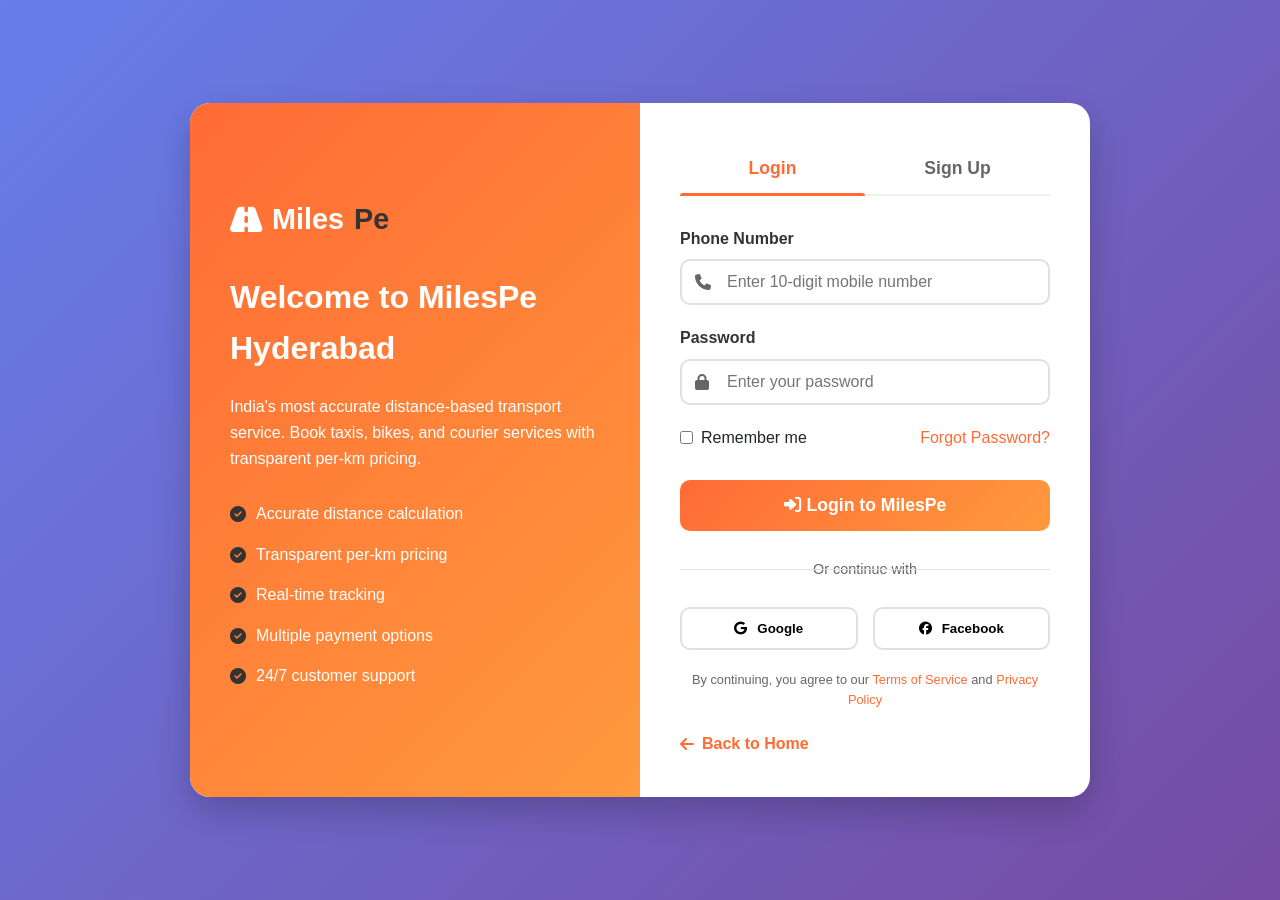
<file: login.html>
<!DOCTYPE html>
<html lang="en">
<head>
    <meta charset="UTF-8">
    <meta name="viewport" content="width=device-width, initial-scale=1.0">
    <title>MilesPe | Login - India's Distance-Based Transport Service</title>
    <link rel="stylesheet" href="https://cdnjs.cloudflare.com/ajax/libs/font-awesome/6.4.0/css/all.min.css">
    <link rel="stylesheet" href="style.css">
    <style>
        .login-container {
            min-height: 100vh;
            display: flex;
            align-items: center;
            justify-content: center;
            background: linear-gradient(135deg, #667eea 0%, #764ba2 100%);
            padding: 20px;
        }

        .login-box {
            background: white;
            border-radius: 20px;
            box-shadow: 0 15px 35px rgba(0,0,0,0.2);
            width: 100%;
            max-width: 900px;
            overflow: hidden;
            display: flex;
            min-height: 500px;
        }

        .login-left {
            flex: 1;
            background: linear-gradient(135deg, #FF6B35 0%, #FF9A3D 100%);
            color: white;
            padding: 40px;
            display: flex;
            flex-direction: column;
            justify-content: center;
        }

        .login-right {
            flex: 1;
            padding: 40px;
        }

        .login-logo {
            display: flex;
            align-items: center;
            gap: 10px;
            font-size: 1.8rem;
            font-weight: 700;
            color: white;
            margin-bottom: 30px;
        }

        .login-logo span {
            color: #333;
        }

        .login-left h2 {
            font-size: 2rem;
            margin-bottom: 20px;
        }

        .login-left ul {
            list-style: none;
            margin-top: 30px;
        }

        .login-left ul li {
            margin-bottom: 15px;
            display: flex;
            align-items: center;
            gap: 10px;
        }

        .login-left ul li i {
            color: #333;
        }

        .login-tabs {
            display: flex;
            margin-bottom: 30px;
            border-bottom: 2px solid #f0f0f0;
        }

        .login-tab {
            flex: 1;
            text-align: center;
            padding: 15px;
            background: none;
            border: none;
            font-size: 1.1rem;
            font-weight: 600;
            color: #666;
            cursor: pointer;
            transition: all 0.3s;
            position: relative;
        }

        .login-tab.active {
            color: #FF6B35;
        }

        .login-tab.active::after {
            content: '';
            position: absolute;
            bottom: -2px;
            left: 0;
            right: 0;
            height: 3px;
            background: #FF6B35;
            border-radius: 3px 3px 0 0;
        }

        .login-form {
            display: none;
        }

        .login-form.active {
            display: block;
        }

        .form-group {
            margin-bottom: 20px;
        }

        .form-group label {
            display: block;
            margin-bottom: 8px;
            font-weight: 600;
            color: #333;
        }

        .input-with-icon {
            position: relative;
        }

        .input-with-icon i {
            position: absolute;
            left: 15px;
            top: 50%;
            transform: translateY(-50%);
            color: #666;
        }

        .input-with-icon input {
            width: 100%;
            padding: 12px 15px 12px 45px;
            border: 2px solid #e0e0e0;
            border-radius: 10px;
            font-size: 1rem;
            transition: all 0.3s;
        }

        .input-with-icon input:focus {
            outline: none;
            border-color: #FF6B35;
            box-shadow: 0 0 0 3px rgba(255, 107, 53, 0.1);
        }

        .otp-group {
            display: flex;
            gap: 10px;
            margin-bottom: 20px;
        }

        .otp-input {
            flex: 1;
            height: 60px;
            text-align: center;
            font-size: 1.5rem;
            border: 2px solid #e0e0e0;
            border-radius: 10px;
            background: #f8f9fa;
        }

        .otp-input:focus {
            border-color: #FF6B35;
            outline: none;
        }

        .send-otp {
            background: #f8f9fa;
            border: 2px solid #e0e0e0;
            color: #666;
            padding: 12px 20px;
            border-radius: 10px;
            cursor: pointer;
            font-weight: 600;
            transition: all 0.3s;
        }

        .send-otp:hover {
            background: #FF6B35;
            color: white;
            border-color: #FF6B35;
        }

        .send-otp.disabled {
            background: #e0e0e0;
            color: #999;
            cursor: not-allowed;
        }

        .login-btn {
            width: 100%;
            padding: 15px;
            background: linear-gradient(135deg, #FF6B35 0%, #FF9A3D 100%);
            color: white;
            border: none;
            border-radius: 10px;
            font-size: 1.1rem;
            font-weight: 600;
            cursor: pointer;
            transition: transform 0.3s, box-shadow 0.3s;
            margin-top: 10px;
        }

        .login-btn:hover {
            transform: translateY(-2px);
            box-shadow: 0 5px 15px rgba(255, 107, 53, 0.3);
        }

        .divider {
            text-align: center;
            margin: 25px 0;
            position: relative;
        }

        .divider::before {
            content: '';
            position: absolute;
            top: 50%;
            left: 0;
            right: 0;
            height: 1px;
            background: #e0e0e0;
        }

        .divider span {
            background: white;
            padding: 0 15px;
            color: #666;
            font-size: 0.9rem;
        }

        .social-login {
            display: flex;
            gap: 15px;
            margin-bottom: 20px;
        }

        .social-btn {
            flex: 1;
            padding: 12px;
            border: 2px solid #e0e0e0;
            border-radius: 10px;
            background: white;
            display: flex;
            align-items: center;
            justify-content: center;
            gap: 10px;
            font-weight: 600;
            cursor: pointer;
            transition: all 0.3s;
        }

        .social-btn.google:hover {
            border-color: #DB4437;
            color: #DB4437;
        }

        .social-btn.facebook:hover {
            border-color: #4267B2;
            color: #4267B2;
        }

        .remember-forgot {
            display: flex;
            justify-content: space-between;
            align-items: center;
            margin-bottom: 20px;
        }

        .remember {
            display: flex;
            align-items: center;
            gap: 8px;
        }

        .forgot-password {
            color: #FF6B35;
            text-decoration: none;
            font-weight: 500;
        }

        .forgot-password:hover {
            text-decoration: underline;
        }

        .terms {
            font-size: 0.8rem;
            color: #666;
            text-align: center;
            margin-top: 20px;
        }

        .terms a {
            color: #FF6B35;
            text-decoration: none;
        }

        .back-to-home {
            display: inline-flex;
            align-items: center;
            gap: 8px;
            color: #FF6B35;
            text-decoration: none;
            font-weight: 600;
            margin-top: 20px;
            transition: gap 0.3s;
        }

        .back-to-home:hover {
            gap: 12px;
        }

        @media (max-width: 768px) {
            .login-box {
                flex-direction: column;
            }
            
            .login-left {
                padding: 30px;
            }
            
            .login-right {
                padding: 30px;
            }
            
            .otp-group {
                flex-direction: column;
            }
            
            .social-login {
                flex-direction: column;
            }
        }
    </style>
</head>
<body>
    <div class="login-container">
        <div class="login-box">
            <!-- Left Side - Welcome Message -->
            <div class="login-left">
                <div class="login-logo">
                    <i class="fas fa-road"></i>
                    Miles<span>Pe</span>
                </div>
                <h2>Welcome to MilesPe Hyderabad</h2>
                <p>India's most accurate distance-based transport service. Book taxis, bikes, and courier services with transparent per-km pricing.</p>
                
                <ul>
                    <li><i class="fas fa-check-circle"></i> Accurate distance calculation</li>
                    <li><i class="fas fa-check-circle"></i> Transparent per-km pricing</li>
                    <li><i class="fas fa-check-circle"></i> Real-time tracking</li>
                    <li><i class="fas fa-check-circle"></i> Multiple payment options</li>
                    <li><i class="fas fa-check-circle"></i> 24/7 customer support</li>
                </ul>
            </div>

            <!-- Right Side - Login/Signup Forms -->
            <div class="login-right">
                <!-- Tabs -->
                <div class="login-tabs">
                    <button class="login-tab active" data-form="login">Login</button>
                    <button class="login-tab" data-form="signup">Sign Up</button>
                </div>

                <!-- Login Form -->
                <form id="loginForm" class="login-form active">
                    <div class="form-group">
                        <label>Phone Number</label>
                        <div class="input-with-icon">
                            <i class="fas fa-phone"></i>
                            <input type="tel" id="loginPhone" placeholder="Enter 10-digit mobile number" maxlength="10" required>
                        </div>
                    </div>

                    <div class="form-group">
                        <label>Password</label>
                        <div class="input-with-icon">
                            <i class="fas fa-lock"></i>
                            <input type="password" id="loginPassword" placeholder="Enter your password" required>
                        </div>
                    </div>

                    <div class="remember-forgot">
                        <label class="remember">
                            <input type="checkbox" id="rememberMe">
                            <span>Remember me</span>
                        </label>
                        <a href="#" class="forgot-password">Forgot Password?</a>
                    </div>

                    <button type="submit" class="login-btn">
                        <i class="fas fa-sign-in-alt"></i> Login to MilesPe
                    </button>

                    <div class="divider">
                        <span>Or continue with</span>
                    </div>

                    <div class="social-login">
                        <button type="button" class="social-btn google">
                            <i class="fab fa-google"></i> Google
                        </button>
                        <button type="button" class="social-btn facebook">
                            <i class="fab fa-facebook"></i> Facebook
                        </button>
                    </div>

                    <p class="terms">
                        By continuing, you agree to our <a href="#">Terms of Service</a> and <a href="#">Privacy Policy</a>
                    </p>

                    <a href="index.html" class="back-to-home">
                        <i class="fas fa-arrow-left"></i> Back to Home
                    </a>
                </form>

                <!-- Signup Form -->
                <form id="signupForm" class="login-form">
                    <div class="form-group">
                        <label>Full Name</label>
                        <div class="input-with-icon">
                            <i class="fas fa-user"></i>
                            <input type="text" id="signupName" placeholder="Enter your full name" required>
                        </div>
                    </div>

                    <div class="form-group">
                        <label>Phone Number</label>
                        <div class="input-with-icon">
                            <i class="fas fa-phone"></i>
                            <input type="tel" id="signupPhone" placeholder="Enter 10-digit mobile number" maxlength="10" required>
                        </div>
                    </div>

                    <div class="form-group">
                        <label>Email (Optional)</label>
                        <div class="input-with-icon">
                            <i class="fas fa-envelope"></i>
                            <input type="email" id="signupEmail" placeholder="Enter your email address">
                        </div>
                    </div>

                    <div class="form-group">
                        <label>City</label>
                        <div class="input-with-icon">
                            <i class="fas fa-city"></i>
                            <select id="signupCity" class="input-with-icon" style="padding-left: 45px; height: 46px;">
                                <option value="hyderabad" selected>Hyderabad</option>
                                <option value="delhi">Delhi</option>
                                <option value="mumbai">Mumbai</option>
                                <option value="bangalore">Bangalore</option>
                                <option value="chennai">Chennai</option>
                            </select>
                        </div>
                    </div>

                    <div class="form-group">
                        <div class="otp-group">
                            <input type="text" class="otp-input" placeholder="6" maxlength="1">
                            <input type="text" class="otp-input" placeholder="6" maxlength="1">
                            <input type="text" class="otp-input" placeholder="6" maxlength="1">
                            <input type="text" class="otp-input" placeholder="6" maxlength="1">
                            <input type="text" class="otp-input" placeholder="6" maxlength="1">
                            <input type="text" class="otp-input" placeholder="6" maxlength="1">
                        </div>
                        <button type="button" class="send-otp" id="sendOtpBtn">
                            Send OTP
                        </button>
                    </div>

                    <div class="form-group">
                        <label>Password</label>
                        <div class="input-with-icon">
                            <i class="fas fa-lock"></i>
                            <input type="password" id="signupPassword" placeholder="Create password (min 6 characters)" minlength="6" required>
                        </div>
                    </div>

                    <div class="form-group">
                        <label>Confirm Password</label>
                        <div class="input-with-icon">
                            <i class="fas fa-lock"></i>
                            <input type="password" id="signupConfirmPassword" placeholder="Confirm your password" required>
                        </div>
                    </div>

                    <label class="remember" style="margin-bottom: 20px;">
                        <input type="checkbox" id="acceptTerms" required>
                        <span>I agree to the <a href="#">Terms of Service</a> and <a href="#">Privacy Policy</a></span>
                    </label>

                    <button type="submit" class="login-btn">
                        <i class="fas fa-user-plus"></i> Create Account
                    </button>

                    <a href="index.html" class="back-to-home">
                        <i class="fas fa-arrow-left"></i> Back to Home
                    </a>
                </form>
            </div>
        </div>
    </div>

    <script src="auth.js"></script>
    <script>
        // Tab switching
        document.querySelectorAll('.login-tab').forEach(tab => {
            tab.addEventListener('click', function() {
                // Remove active class from all tabs
                document.querySelectorAll('.login-tab').forEach(t => t.classList.remove('active'));
                // Add active class to clicked tab
                this.classList.add('active');
                
                // Hide all forms
                document.querySelectorAll('.login-form').forEach(form => form.classList.remove('active'));
                
                // Show corresponding form
                const formId = this.getAttribute('data-form') + 'Form';
                document.getElementById(formId).classList.add('active');
            });
        });

        // OTP Input handling
        document.querySelectorAll('.otp-input').forEach((input, index, inputs) => {
            input.addEventListener('input', function(e) {
                // Auto-focus next input
                if (this.value.length === 1 && index < inputs.length - 1) {
                    inputs[index + 1].focus();
                }
                
                // Enable paste for OTP
                if (e.inputType === 'insertFromPaste') {
                    const pasteData = e.clipboardData.getData('text');
                    if (pasteData.length === 6 && /^\d+$/.test(pasteData)) {
                        inputs.forEach((input, i) => {
                            input.value = pasteData[i] || '';
                        });
                        inputs[5].focus();
                    }
                }
            });
            
            // Handle backspace
            input.addEventListener('keydown', function(e) {
                if (e.key === 'Backspace' && !this.value && index > 0) {
                    inputs[index - 1].focus();
                }
            });
        });

        // Send OTP button
        document.getElementById('sendOtpBtn').addEventListener('click', function() {
            const phone = document.getElementById('signupPhone').value;
            if (phone.length !== 10 || !/^\d+$/.test(phone)) {
                alert('Please enter a valid 10-digit phone number');
                return;
            }
            
            // Simulate OTP sending
            this.textContent = 'Sending OTP...';
            this.classList.add('disabled');
            this.disabled = true;
            
            setTimeout(() => {
                this.textContent = 'OTP Sent!';
                setTimeout(() => {
                    this.textContent = 'Send OTP';
                    this.classList.remove('disabled');
                    this.disabled = false;
                    
                    // Auto-fill demo OTP
                    document.querySelectorAll('.otp-input').forEach((input, index) => {
                        input.value = '6';
                    });
                }, 2000);
            }, 1500);
        });

        // Social login buttons
        document.querySelectorAll('.social-btn').forEach(btn => {
            btn.addEventListener('click', function() {
                const provider = this.classList.contains('google') ? 'Google' : 'Facebook';
                alert(`Redirecting to ${provider} login...`);
                // In real app, redirect to OAuth
            });
        });

        // Forgot password
        document.querySelector('.forgot-password').addEventListener('click', function(e) {
            e.preventDefault();
            alert('Password reset link will be sent to your registered phone/email.');
        });

        // Form submissions
        document.getElementById('loginForm').addEventListener('submit', function(e) {
            e.preventDefault();
            const phone = document.getElementById('loginPhone').value;
            const password = document.getElementById('loginPassword').value;
            
            // Use auth.js login function
            if (typeof auth !== 'undefined') {
                const result = auth.login(phone, password);
                if (result.success) {
                    alert('Login successful! Redirecting to home page...');
                    setTimeout(() => {
                        window.location.href = 'index.html';
                    }, 1000);
                } else {
                    alert('Login failed: ' + result.message);
                }
            } else {
                alert('Demo: Login would be processed here');
                // Redirect anyway for demo
                setTimeout(() => {
                    window.location.href = 'index.html';
                }, 1000);
            }
        });

        document.getElementById('signupForm').addEventListener('submit', function(e) {
            e.preventDefault();
            const userData = {
                name: document.getElementById('signupName').value,
                phone: document.getElementById('signupPhone').value,
                email: document.getElementById('signupEmail').value,
                city: document.getElementById('signupCity').value,
                password: document.getElementById('signupPassword').value,
                confirmPassword: document.getElementById('signupConfirmPassword').value
            };
            
            // Use auth.js signup function
            if (typeof auth !== 'undefined') {
                const result = auth.signup(userData);
                if (result.success) {
                    alert('Account created successfully! Redirecting to home page...');
                    setTimeout(() => {
                        window.location.href = 'index.html';
                    }, 1000);
                } else {
                    alert('Signup failed: ' + result.message);
                }
            } else {
                alert('Demo: Account would be created here');
                // Redirect anyway for demo
                setTimeout(() => {
                    window.location.href = 'index.html';
                }, 1000);
            }
        });
    </script>
</body>
</html>
</file>
<file: style.css>
* {
    margin: 0;
    padding: 0;
    box-sizing: border-box;
    font-family: 'Segoe UI', Tahoma, Geneva, Verdana, sans-serif;
}

:root {
    --primary: #3a86ff;
    --secondary: #8338ec;
    --accent: #ff006e;
    --light: #f8f9fa;
    --dark: #212529;
    --success: #38b000;
    --warning: #ffbe0b;
    --gray: #6c757d;
    --light-gray: #e9ecef;
    --hyderabad-orange: #FF6B35;
}

body {
    background-color: #f5f7fb;
    color: var(--dark);
    line-height: 1.6;
}

.container {
    width: 100%;
    max-width: 1200px;
    margin: 0 auto;
    padding: 0 20px;
}

/* Header & Navigation */
header {
    background-color: white;
    box-shadow: 0 2px 10px rgba(0,0,0,0.1);
    position: sticky;
    top: 0;
    z-index: 1000;
}

nav {
    display: flex;
    justify-content: space-between;
    align-items: center;
    padding: 15px 0;
}

.logo {
    display: flex;
    align-items: center;
    gap: 10px;
    font-size: 1.8rem;
    font-weight: 700;
    color: var(--primary);
}

.logo span {
    color: var(--secondary);
}

.logo i {
    color: var(--hyderabad-orange);
}

.location-tag {
    background: var(--hyderabad-orange);
    color: white;
    padding: 3px 10px;
    border-radius: 20px;
    font-size: 0.8rem;
    margin-left: 10px;
}

.nav-links {
    display: flex;
    gap: 25px;
    align-items: center;
}

.nav-links a {
    text-decoration: none;
    color: var(--dark);
    font-weight: 500;
    transition: color 0.3s;
}

.nav-links a:hover {
    color: var(--hyderabad-orange);
}

/* LOGIN BUTTON STYLES ADDED HERE */
.login-btn-nav {
    background: #f8f9fa;
    color: #333;
    padding: 8px 20px;
    border-radius: 25px;
    text-decoration: none;
    font-weight: 600;
    transition: all 0.3s;
    border: 2px solid transparent;
    display: flex;
    align-items: center;
    gap: 8px;
}

.login-btn-nav:hover {
    background: #FF6B35;
    color: white;
    border-color: #FF6B35;
}

/* USER MENU STYLES ADDED HERE */
.user-avatar {
    position: relative;
    display: flex;
    align-items: center;
    gap: 8px;
    padding: 8px 15px;
    background: #f8f9fa;
    border-radius: 25px;
    cursor: pointer;
    transition: all 0.3s;
}

.user-avatar:hover {
    background: #e9ecef;
}

.user-avatar i {
    font-size: 1.2rem;
    color: #FF6B35;
}

.user-dropdown {
    position: absolute;
    top: 100%;
    right: 0;
    background: white;
    border-radius: 10px;
    box-shadow: 0 5px 15px rgba(0,0,0,0.1);
    min-width: 200px;
    display: none;
    z-index: 1000;
    margin-top: 10px;
}

.user-avatar:hover .user-dropdown {
    display: block;
}

.user-dropdown a {
    display: block;
    padding: 12px 20px;
    color: #333;
    text-decoration: none;
    transition: all 0.3s;
    border-bottom: 1px solid #f0f0f0;
    display: flex;
    align-items: center;
    gap: 10px;
}

.user-dropdown a:last-child {
    border-bottom: none;
}

.user-dropdown a:hover {
    background: #f8f9fa;
    color: #FF6B35;
}

.cta-button {
    background: linear-gradient(135deg, var(--primary), var(--secondary));
    color: white;
    border: none;
    padding: 10px 20px;
    border-radius: 50px;
    font-weight: 600;
    cursor: pointer;
    transition: transform 0.3s, box-shadow 0.3s;
}

.cta-button:hover {
    transform: translateY(-3px);
    box-shadow: 0 5px 15px rgba(58, 134, 255, 0.3);
}

/* Hero Section */
.hero {
    padding: 60px 0;
    display: flex;
    align-items: center;
    min-height: 80vh;
}

.hero-content {
    flex: 1;
    padding-right: 40px;
}

.hero h1 {
    font-size: 3rem;
    margin-bottom: 20px;
    line-height: 1.2;
    color: var(--dark);
}

.hero h1 span {
    color: var(--hyderabad-orange);
}

.hero p {
    font-size: 1.2rem;
    color: var(--gray);
    margin-bottom: 30px;
    max-width: 600px;
}

.hero-image {
    flex: 1;
    position: relative;
}

.hero-image img {
    width: 100%;
    border-radius: 20px;
    box-shadow: 0 10px 30px rgba(0,0,0,0.1);
}

.stats {
    margin-top: 30px;
    display: flex;
    gap: 30px;
}

.stat-item {
    text-align: center;
}

.stat-item h3 {
    color: var(--hyderabad-orange);
    font-size: 2rem;
    margin-bottom: 5px;
}

.stat-item p {
    color: var(--gray);
    font-size: 0.9rem;
}

/* Services Section */
.services {
    padding: 80px 0;
    background-color: white;
}

.section-title {
    text-align: center;
    margin-bottom: 50px;
}

.section-title h2 {
    font-size: 2.5rem;
    color: var(--dark);
    margin-bottom: 15px;
}

.section-title p {
    color: var(--gray);
    max-width: 600px;
    margin: 0 auto;
}

.services-grid {
    display: grid;
    grid-template-columns: repeat(auto-fit, minmax(300px, 1fr));
    gap: 30px;
}

.service-card {
    background-color: var(--light);
    border-radius: 15px;
    padding: 30px;
    box-shadow: 0 5px 15px rgba(0,0,0,0.05);
    transition: transform 0.3s, box-shadow 0.3s;
    text-align: center;
    border: 2px solid transparent;
}

.service-card:hover {
    transform: translateY(-10px);
    box-shadow: 0 15px 30px rgba(0,0,0,0.1);
    border-color: var(--hyderabad-orange);
}

.service-icon {
    width: 80px;
    height: 80px;
    background: linear-gradient(135deg, var(--hyderabad-orange), #FF9A3D);
    border-radius: 50%;
    display: flex;
    align-items: center;
    justify-content: center;
    margin: 0 auto 20px;
}

.service-icon i {
    font-size: 2rem;
    color: white;
}

.service-card h3 {
    font-size: 1.5rem;
    margin-bottom: 15px;
    color: var(--dark);
}

.service-price {
    margin-top: 20px;
    padding-top: 15px;
    border-top: 1px solid var(--light-gray);
}

.service-price div:first-child {
    font-weight: 700;
    color: var(--hyderabad-orange);
    font-size: 1.8rem;
    margin-bottom: 8px;
}

.service-minimum {
    color: var(--gray);
    font-size: 0.9rem;
    margin-bottom: 5px;
}

.service-note {
    color: var(--gray);
    font-size: 0.8rem;
    font-style: italic;
}

/* Booking Section */
.booking-section {
    padding: 80px 0;
}

.booking-container {
    display: grid;
    grid-template-columns: 1fr 1fr;
    gap: 40px;
    background-color: white;
    border-radius: 20px;
    padding: 40px;
    box-shadow: 0 10px 30px rgba(0,0,0,0.1);
}

.booking-form {
    padding-right: 20px;
    border-right: 1px solid var(--light-gray);
}

.form-group {
    margin-bottom: 20px;
}

.form-group label {
    display: block;
    margin-bottom: 8px;
    font-weight: 600;
    color: var(--dark);
}

.form-control {
    width: 100%;
    padding: 12px 15px;
    border: 2px solid var(--light-gray);
    border-radius: 10px;
    font-size: 1rem;
    transition: border-color 0.3s;
}

.form-control:focus {
    outline: none;
    border-color: var(--hyderabad-orange);
}

.service-type-selector {
    display: flex;
    gap: 10px;
    margin-bottom: 20px;
}

.service-type {
    flex: 1;
    text-align: center;
    padding: 15px 10px;
    border: 2px solid var(--light-gray);
    border-radius: 10px;
    cursor: pointer;
    transition: all 0.3s;
}

.service-type.active {
    border-color: var(--hyderabad-orange);
    background-color: rgba(255, 107, 53, 0.1);
}

.service-type i {
    font-size: 1.5rem;
    margin-bottom: 10px;
    color: var(--gray);
}

.service-type.active i {
    color: var(--hyderabad-orange);
}

/* Map Container */
.map-container {
    border-radius: 15px;
    overflow: hidden;
    height: 450px;
    box-shadow: 0 5px 15px rgba(0,0,0,0.1);
    border: 3px solid var(--hyderabad-orange);
    position: relative;
}

#map {
    height: 100%;
    width: 100%;
}

/* Pricing Calculator */
.pricing-calculator {
    background-color: var(--light);
    border-radius: 15px;
    padding: 25px;
    margin-top: 30px;
    text-align: center;
}

.distance-display {
    font-size: 2rem;
    font-weight: 700;
    color: var(--hyderabad-orange);
    margin: 10px 0;
}

.price-estimate {
    font-size: 1.8rem;
    font-weight: 700;
    color: var(--success);
    margin: 10px 0;
}

.price-breakdown {
    background: white;
    padding: 15px;
    border-radius: 10px;
    margin: 15px 0;
    text-align: left;
}

.price-breakdown div {
    padding: 5px 0;
    display: flex;
    justify-content: space-between;
}

.total-price {
    font-weight: 700;
    border-top: 2px solid var(--light-gray);
    margin-top: 10px;
    padding-top: 10px !important;
    color: var(--hyderabad-orange);
}

.estimate-note {
    color: var(--gray);
    margin-top: 10px;
    font-size: 0.9rem;
}

.confirm-booking {
    margin-top: 15px;
    width: 100%;
    padding: 12px;
}

/* Booking Summary */
.booking-summary {
    margin-top: 20px;
    display: flex;
    justify-content: space-between;
    background-color: var(--light);
    padding: 15px;
    border-radius: 10px;
}

.summary-item {
    text-align: center;
}

.summary-item div:first-child {
    font-weight: 600;
    margin-bottom: 5px;
    color: var(--gray);
}

.summary-value {
    color: var(--hyderabad-orange);
    font-weight: 700;
    font-size: 1.2rem;
}

/* Indian Payment */
.indian-payment {
    margin-top: 20px;
    padding: 15px;
    background: linear-gradient(135deg, #f8f9fa, #e9ecef);
    border-radius: 10px;
    border-left: 4px solid var(--hyderabad-orange);
}

.indian-payment p {
    margin-bottom: 10px;
    font-weight: 600;
    color: var(--dark);
}

.payment-icons {
    display: flex;
    gap: 15px;
    justify-content: center;
}

.payment-icons span {
    background: white;
    padding: 8px 15px;
    border-radius: 20px;
    font-weight: 600;
    color: var(--dark);
    box-shadow: 0 2px 5px rgba(0,0,0,0.1);
}

/* Hyderabad Coverage */
.coverage {
    padding: 60px 0;
    background-color: white;
}

.coverage-grid {
    display: grid;
    grid-template-columns: repeat(auto-fit, minmax(250px, 1fr));
    gap: 20px;
}

.coverage-area {
    background: var(--light);
    padding: 20px;
    border-radius: 10px;
    text-align: center;
    border: 2px solid transparent;
    transition: all 0.3s;
}

.coverage-area:hover {
    border-color: var(--hyderabad-orange);
    transform: translateY(-5px);
}

.coverage-area i {
    font-size: 2rem;
    color: var(--hyderabad-orange);
    margin-bottom: 15px;
}

/* Footer */
footer {
    background-color: var(--dark);
    color: white;
    padding: 60px 0 30px;
}

.footer-content {
    display: grid;
    grid-template-columns: repeat(auto-fit, minmax(250px, 1fr));
    gap: 40px;
    margin-bottom: 40px;
}

.footer-column h3 {
    font-size: 1.3rem;
    margin-bottom: 20px;
    color: white;
}

.footer-column ul {
    list-style: none;
}

.footer-column ul li {
    margin-bottom: 10px;
    display: flex;
    align-items: flex-start;
    gap: 10px;
}

.footer-column ul li i {
    color: var(--hyderabad-orange);
    margin-top: 3px;
}

.footer-column ul li a {
    color: #adb5bd;
    text-decoration: none;
    transition: color 0.3s;
}

.footer-column ul li a:hover {
    color: white;
}

.social-links {
    margin-top: 20px;
    display: flex;
    gap: 15px;
}

.social-links a {
    color: white;
    font-size: 1.2rem;
    background: rgba(255,255,255,0.1);
    width: 40px;
    height: 40px;
    border-radius: 50%;
    display: flex;
    align-items: center;
    justify-content: center;
    transition: all 0.3s;
}

.social-links a:hover {
    background: var(--hyderabad-orange);
    transform: translateY(-3px);
}

.app-download {
    display: flex;
    flex-direction: column;
    gap: 10px;
}

.app-btn {
    background: white;
    color: var(--dark);
    border: none;
    padding: 12px;
    border-radius: 8px;
    font-weight: 600;
    cursor: pointer;
    display: flex;
    align-items: center;
    justify-content: center;
    gap: 10px;
    transition: all 0.3s;
}

.app-btn:hover {
    background: var(--hyderabad-orange);
    color: white;
    transform: translateY(-3px);
}

.copyright {
    text-align: center;
    padding-top: 30px;
    border-top: 1px solid #495057;
    color: #adb5bd;
    font-size: 0.9rem;
}

.copyright a {
    color: var(--hyderabad-orange);
    text-decoration: none;
}

.indian-only {
    margin-top: 10px;
    padding: 10px;
    background: rgba(255, 107, 53, 0.1);
    border-radius: 5px;
    color: var(--hyderabad-orange);
}

/* MAP SELECTION STYLES ADDED HERE */
.map-control {
    background: white;
    padding: 15px;
    border-radius: 10px;
    box-shadow: 0 2px 10px rgba(0,0,0,0.2);
    min-width: 250px;
    z-index: 1000;
}

.selection-controls h4 {
    margin: 0 0 15px 0;
    color: #333;
    display: flex;
    align-items: center;
    gap: 8px;
    font-size: 1rem;
}

.selection-buttons {
    display: flex;
    gap: 10px;
    margin-bottom: 15px;
}

.selection-btn {
    flex: 1;
    padding: 10px;
    border: 2px solid #e0e0e0;
    background: #f8f9fa;
    border-radius: 8px;
    cursor: pointer;
    display: flex;
    align-items: center;
    justify-content: center;
    gap: 8px;
    font-weight: 600;
    transition: all 0.3s;
    font-size: 0.9rem;
}

.selection-btn.active {
    background: #FF6B35;
    color: white;
    border-color: #FF6B35;
}

.selection-btn:hover:not(.active) {
    background: #e9ecef;
}

.selection-info {
    font-size: 0.8rem;
}

.selection-info p {
    margin: 0 0 10px 0;
    color: #666;
    font-weight: 500;
}

.coordinates {
    background: #f8f9fa;
    padding: 10px;
    border-radius: 5px;
    font-family: monospace;
    font-size: 0.75rem;
}

.coordinates div {
    margin-bottom: 5px;
}

.coordinates span {
    color: #FF6B35;
    font-weight: 600;
}

/* Leaflet Customizations */
.leaflet-container {
    font-family: 'Segoe UI', Tahoma, Geneva, Verdana, sans-serif;
}

.leaflet-popup-content {
    font-size: 0.9rem;
}

.leaflet-control-attribution {
    font-size: 0.7rem;
}

/* Map cursor */
.map-selecting {
    cursor: crosshair !important;
}

/* Responsive Design */
@media (max-width: 992px) {
    .hero {
        flex-direction: column;
        text-align: center;
    }
    
    .hero-content {
        padding-right: 0;
        margin-bottom: 40px;
    }
    
    .booking-container {
        grid-template-columns: 1fr;
    }
    
    .booking-form {
        padding-right: 0;
        border-right: none;
        border-bottom: 1px solid var(--light-gray);
        padding-bottom: 30px;
    }
    
    .stats {
        justify-content: center;
    }
}

@media (max-width: 768px) {
    .nav-links {
        display: none;
    }
    
    .hero h1 {
        font-size: 2.2rem;
    }
    
    .service-type-selector {
        flex-direction: column;
    }
    
    .booking-summary {
        flex-direction: column;
        gap: 15px;
    }
    
    .summary-item {
        display: flex;
        justify-content: space-between;
        align-items: center;
    }
    
    .location-tag {
        display: none;
    }
}

@media (max-width: 480px) {
    .hero h1 {
        font-size: 1.8rem;
    }
    
    .section-title h2 {
        font-size: 2rem;
    }
    
    .service-card {
        padding: 20px;
    }
    
    .booking-container {
        padding: 20px;
    }
    
    .payment-icons {
        flex-wrap: wrap;
    }
}
</file>
